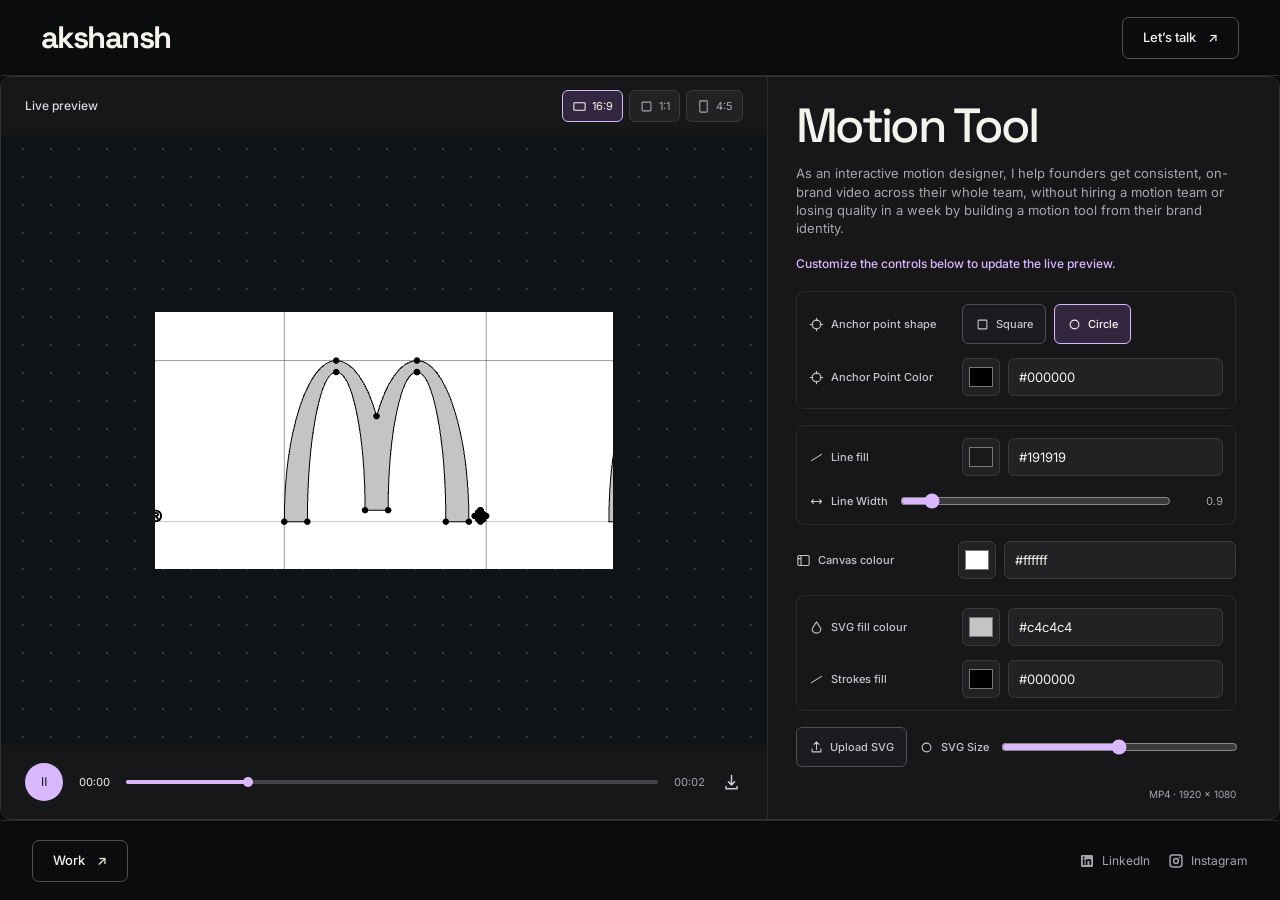
<file: index.html>
<!doctype html>
<html lang="en">
	<head>
		<meta charset="UTF-8" />
		<meta http-equiv="refresh" content="0; url=./Webtool.html" />
		<title>Motion Toolkit</title>
		<script>
			window.location.replace('./Webtool.html')
		</script>
	</head>
	<body>
		<p><a href="./Webtool.html">Open the Motion Toolkit</a></p>
	</body>
</html>
</file>
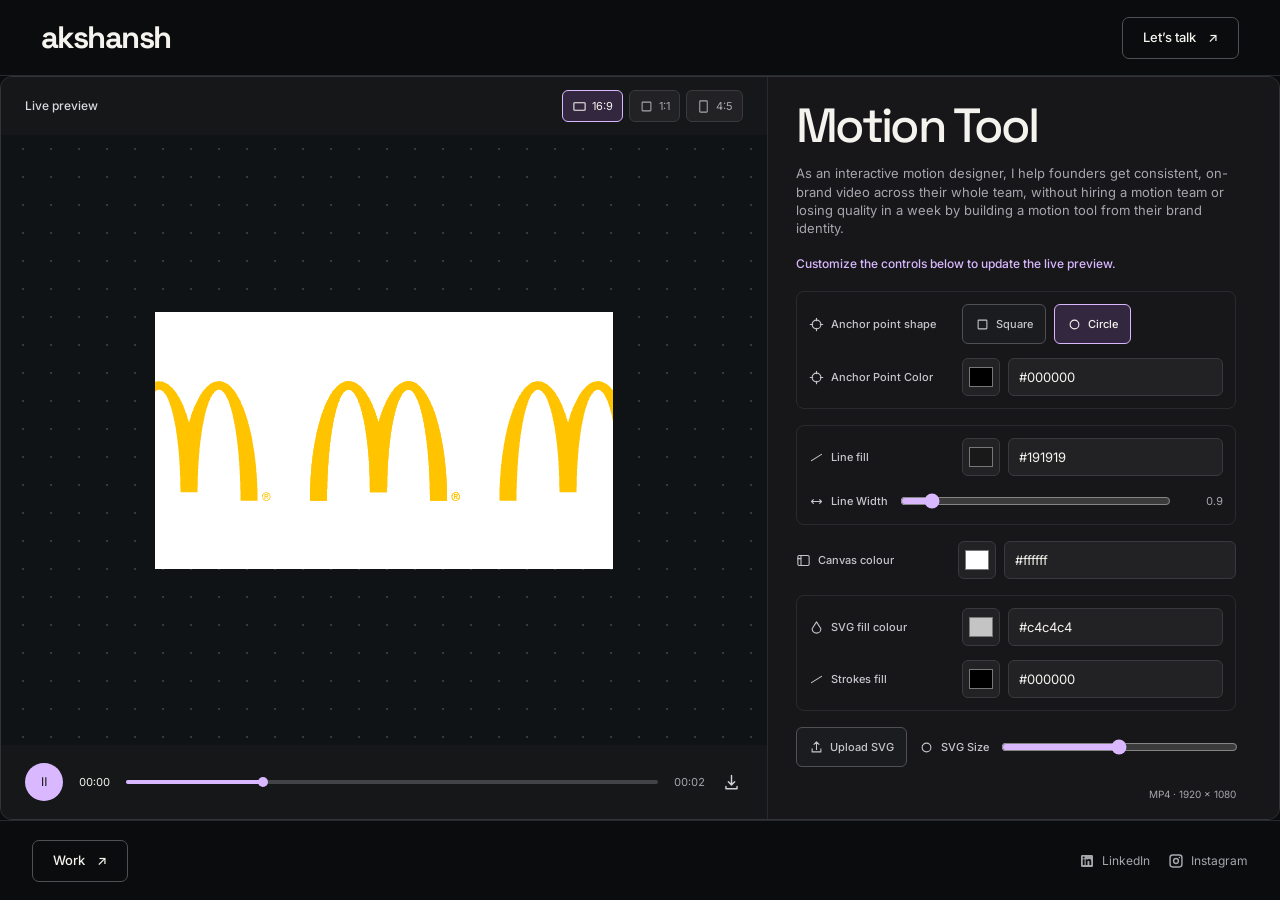
<file: Webtool.html>
<!doctype html>
<html lang="en">
	<head>
		<meta charset="UTF-8" />
		<meta name="viewport" content="width=device-width, initial-scale=1.0" />
		<meta
			name="description"
			content="A motion tool built from a brand identity to help teams create consistent, on-brand video."
		/>
		<meta name="theme-color" content="#0b0c0d" />
		<title>Motion Tool — Akshansh</title>
		<script>
			(function initApolloInbound() {
				var TIMEOUT_MS = 15000;
				var timeoutId;
				var style = document.createElement("style");
				style.id = "apollo-form-prehide-css";
				style.textContent =
					'form:has(input[type="email" i]),form:has(input[name="email" i]),.hs-form-iframe{position:relative!important}form:has(input[type="email" i])::before,form:has(input[name="email" i])::before,.hs-form-iframe::before{content:"";position:absolute;inset:0;display:flex;align-items:center;justify-content:center;width:50px;height:50px;margin:auto;border:2.5px solid #e1e1e1;border-top:2.5px solid #9ea3a6;border-radius:50%;animation:spin 1s linear infinite;background-color:transparent;pointer-events:auto;z-index:999999;opacity:1}form:has(input[type="email" i]) *,form:has(input[name="email" i]) *,.hs-form-iframe *{opacity:0!important;user-select:none!important;pointer-events:none!important}@keyframes spin{0%{transform:rotate(0deg)}100%{transform:rotate(360deg)}}';
				(document.head || document.documentElement).appendChild(style);

				function cleanup() {
					var styleEl = document.getElementById("apollo-form-prehide-css");
					if (styleEl) styleEl.remove();
					if (timeoutId) clearTimeout(timeoutId);
				}

				timeoutId = setTimeout(function () {
					console.warn(
						"[Apollo] Form enrichment timeout after 15s - revealing forms. Check network and console for errors."
					);
					cleanup();
				}, TIMEOUT_MS);

				var nocache = Math.random().toString(36).substring(7);
				var script = document.createElement("script");
				script.src = "https://assets.apollo.io/js/apollo-inbound.js?nocache=" + nocache;
				script.defer = true;
				script.onerror = function () {
					console.error("[Apollo] Failed to load form enrichment script");
					cleanup();
				};
				script.onload = function () {
					try {
						window.ApolloInbound.formEnrichment.init({
							appId: "6b043399594c06002075c846",
							onReady: cleanup,
							onError: function (err) {
								console.error("[Apollo] Form enrichment init error:", err);
								cleanup();
							},
						});
					} catch (err) {
						console.error("[Apollo] Error initializing form enrichment:", err);
						cleanup();
					}
				};
				document.head.appendChild(script);
			})();
		</script>
		<link rel="preconnect" href="https://fonts.googleapis.com" />
		<link rel="preconnect" href="https://fonts.gstatic.com" crossorigin />
		<link
			href="https://fonts.googleapis.com/css2?family=Inter:wght@400;500;600;700&family=Space+Grotesk:wght@400;500;600;700&display=swap"
			rel="stylesheet"
		/>
		<link rel="stylesheet" href="webtool.css" />
	</head>
	<body>
		<div class="site-shell">
			<header class="site-header" id="top">
				<a class="brand" href="#top" aria-label="Akshansh, home">akshansh</a>
				<a
					class="contact-link"
					href="https://mail.google.com/mail/?view=cm&amp;fs=1&amp;to=designerwork.akshansh%40gmail.com"
					target="_blank"
					rel="noopener noreferrer"
				>
					Let’s talk <span aria-hidden="true">↗</span>
				</a>
			</header>
			<main>
				<section class="toolkit-section" id="toolkit" aria-labelledby="page-title">
					<div class="editor">
						<div class="editor__preview">
							<header class="editor-toolbar">
								<p class="editor-toolbar__label">Live preview</p>
								<div
									id="resolution-controls"
									class="resolution-controls"
									role="group"
									aria-label="Output resolution"
								></div>
							</header>

							<div class="preview-stage">
								<div id="player" aria-label="Cavalry animation preview"></div>
								<p id="scene-status" class="visually-hidden" role="status" aria-live="polite">
									Loading Cavalry scene…
								</p>
							</div>

							<div class="playback" aria-label="Animation preview controls">
								<button class="playback__play" type="button" aria-label="Play animation">
									<span aria-hidden="true">▶</span>
								</button>
								<span class="playback__time">00:03</span>
								<div class="playback__timeline" role="slider" tabindex="0" aria-label="Animation progress" aria-valuemin="0" aria-valuemax="8" aria-valuenow="3">
									<span class="playback__progress"></span>
									<span class="playback__head"></span>
								</div>
								<span class="playback__duration">00:08</span>
								<button
									class="playback__download"
									type="button"
									aria-label="Download animation"
									aria-describedby="export-note"
									title="Download animation"
								>
									<svg aria-hidden="true" viewBox="0 0 24 24">
										<path d="M12 3v12m0 0 4-4m-4 4-4-4M5 17v3h14v-3" />
									</svg>
								</button>
							</div>
						</div>

						<aside class="control-centre" aria-label="Scene controls">
							<div class="control-centre__content">
								<div class="toolkit-copy">
									<h1 id="page-title">Motion Tool</h1>
									<p class="toolkit-copy__description">
										As an interactive motion designer, I help founders get consistent,
										on-brand video across their whole team, without hiring a motion team
										or losing quality in a week by building a motion tool from their
										brand identity.
									</p>
								</div>

								<p class="control-instruction">
									Customize the controls below to update the live preview.
								</p>

								<div class="customise-form">
									<div id="control-center-controls" class="control-center-controls" aria-live="polite"></div>

									<div class="customise-form__actions">
										<p class="export-note" id="export-note" role="status" aria-live="polite">MP4 · 1080 × 1350</p>
									</div>
								</div>
							</div>
						</aside>
					</div>
				</section>
			</main>

			<footer class="site-footer">
				<a class="contact-link site-footer__work" href="./Work.html#top">
					Work <span aria-hidden="true">↗</span>
				</a>
				<div class="site-footer__links">
					<nav class="site-footer__socials" aria-label="Social media">
						<a href="https://www.linkedin.com/in/akshanshmotion/" target="_blank" rel="noopener noreferrer">
							<svg aria-hidden="true" viewBox="0 0 24 24"><path d="M19 3H5a2 2 0 0 0-2 2v14a2 2 0 0 0 2 2h14a2 2 0 0 0 2-2V5a2 2 0 0 0-2-2ZM8.34 18H5.67V9.4h2.67ZM7 8.22a1.55 1.55 0 1 1 0-3.1 1.55 1.55 0 0 1 0 3.1ZM18.34 18h-2.67v-4.18c0-1-.02-2.28-1.39-2.28s-1.6 1.09-1.6 2.21V18h-2.67V9.4h2.56v1.17h.04a2.81 2.81 0 0 1 2.53-1.39c2.7 0 3.2 1.78 3.2 4.1Z"/></svg>
							LinkedIn
						</a>
						<a href="https://www.instagram.com/akshansh.motion/" target="_blank" rel="noopener noreferrer">
							<svg aria-hidden="true" viewBox="0 0 24 24"><path d="M7 2h10a5 5 0 0 1 5 5v10a5 5 0 0 1-5 5H7a5 5 0 0 1-5-5V7a5 5 0 0 1 5-5Zm0 2.2A2.8 2.8 0 0 0 4.2 7v10A2.8 2.8 0 0 0 7 19.8h10a2.8 2.8 0 0 0 2.8-2.8V7A2.8 2.8 0 0 0 17 4.2Zm5 3.1a4.7 4.7 0 1 1 0 9.4 4.7 4.7 0 0 1 0-9.4Zm0 2.2a2.5 2.5 0 1 0 0 5 2.5 2.5 0 0 0 0-5Zm5.1-3.7a1.1 1.1 0 1 1 0 2.2 1.1 1.1 0 0 1 0-2.2Z"/></svg>
							Instagram
						</a>
					</nav>
				</div>
			</footer>
		</div>
		<script>
			function initApollo() {
				var n = Math.random().toString(36).substring(7),
					o = document.createElement("script");
				o.src = "https://assets.apollo.io/micro/website-tracker/tracker.iife.js?nocache=" + n;
				o.async = true;
				o.defer = true;
				o.onload = function () {
					window.trackingFunctions.onLoad({ appId: "6b042d19977f3c001034c2e8" });
				};
				document.head.appendChild(o);
			}
			initApollo();
		</script>
		<script src="./motion-toolkit.js" type="module"></script>
	</body>
</html>
</file>
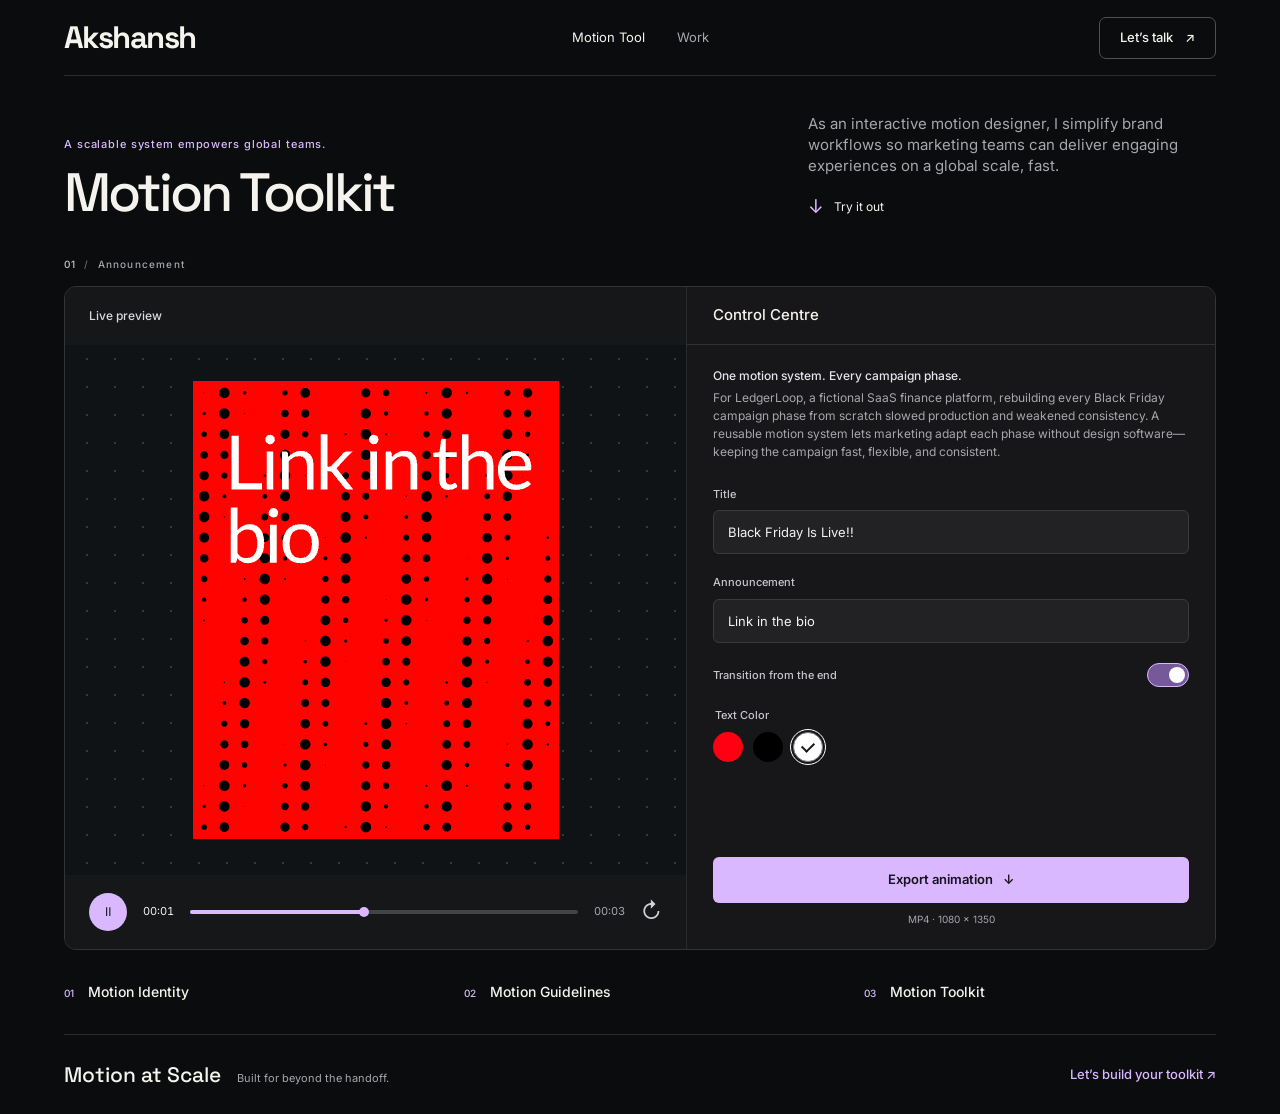
<file: MotionTools/Webtool.html>
<!doctype html>
<html lang="en">
	<head>
		<meta charset="UTF-8" />
		<meta name="viewport" content="width=device-width, initial-scale=1.0" />
		<meta
			name="description"
			content="A scalable motion toolkit for creating brand-safe animated content."
		/>
		<meta name="theme-color" content="#0b0c0d" />
		<title>Motion Toolkit — Akshansh</title>
		<link rel="preconnect" href="https://fonts.googleapis.com" />
		<link rel="preconnect" href="https://fonts.gstatic.com" crossorigin />
		<link
			href="https://fonts.googleapis.com/css2?family=Inter:wght@400;500;600;700&family=Space+Grotesk:wght@400;500;600;700&display=swap"
			rel="stylesheet"
		/>
		<link rel="stylesheet" href="webtool.css" />
	</head>
	<body>
		<div class="site-shell">
			<header class="site-header" id="top">
				<a class="brand" href="#top" aria-label="Akshansh, home">Akshansh</a>
				<nav class="main-nav" aria-label="Main navigation">
					<a class="main-nav__link main-nav__link--current" href="#toolkit" aria-current="page">Motion Tool</a>
					<a class="main-nav__link" href="./Work.html#top">Work</a>
				</nav>
				<a
					class="contact-link"
					href="https://mail.google.com/mail/?view=cm&amp;fs=1&amp;to=designerwork.akshansh%40gmail.com"
					target="_blank"
					rel="noopener noreferrer"
				>
					Let’s talk <span aria-hidden="true">↗</span>
				</a>
			</header>

			<main>
				<section class="intro" aria-labelledby="page-title">
					<div class="intro__heading">
						<p class="eyebrow">A scalable system empowers global teams.</p>
						<h1 id="page-title">Motion Toolkit</h1>
					</div>
					<div class="intro__description">
						<p>
							As an interactive motion designer, I simplify brand workflows so
							marketing teams can deliver engaging experiences on a global scale,
							fast.
						</p>
						<a class="try-link" href="#toolkit">
							<span class="try-link__arrow" aria-hidden="true">↓</span>
							<span>Try it out</span>
						</a>
					</div>
				</section>

				<section class="toolkit-section" id="toolkit" aria-labelledby="section-title">
					<p class="section-label" id="section-title">
						<span>01</span><span aria-hidden="true">/</span> Announcement
					</p>

					<div class="editor">
						<div class="editor__preview">
							<header class="editor-toolbar">
								<p class="editor-toolbar__label">Live preview</p>
							</header>

							<div class="preview-stage">
								<div id="player" aria-label="Cavalry animation preview"></div>
								<p id="scene-status" class="visually-hidden" role="status" aria-live="polite">
									Loading Cavalry scene…
								</p>
							</div>

							<div class="playback" aria-label="Animation preview controls">
								<button class="playback__play" type="button" aria-label="Play animation">
									<span aria-hidden="true">▶</span>
								</button>
								<span class="playback__time">00:03</span>
								<div class="playback__timeline" role="progressbar" aria-label="Animation progress" aria-valuemin="0" aria-valuemax="8" aria-valuenow="3">
									<span class="playback__progress"></span>
									<span class="playback__head"></span>
								</div>
								<span class="playback__duration">00:08</span>
								<button class="playback__replay" type="button" aria-label="Replay animation">↻</button>
							</div>
						</div>

						<aside class="control-centre" aria-labelledby="control-title">
							<header class="control-centre__header">
								<h2 id="control-title">Control Centre</h2>
							</header>
							<div class="control-centre__content">
								<div class="control-intro">
									<h3>One motion system. Every campaign phase.</h3>
									<p>
										For LedgerLoop, a fictional SaaS finance platform, rebuilding every Black Friday campaign phase from scratch slowed production and weakened consistency. A reusable motion system lets marketing adapt each phase without design software—keeping the campaign fast, flexible, and consistent.
									</p>
								</div>

								<div class="customise-form">
									<div id="control-center-controls" class="control-center-controls" aria-live="polite">
										<div class="field">
											<label for="speaker-name">Title</label>
											<input id="speaker-name" name="title" type="text" value="Black Friday Is Live!!" autocomplete="off" />
										</div>

										<div class="field">
											<label for="call-to-action">Announcement</label>
											<textarea id="call-to-action" name="announcement" rows="2">Link in the bio</textarea>
										</div>

										<div class="field toggle-field">
											<span id="transition-label">Transition from the end</span>
											<label class="toggle-switch">
												<input id="transition-from-end" name="transitionFromEnd" type="checkbox" checked aria-labelledby="transition-label" />
												<span class="toggle-switch__track" aria-hidden="true"></span>
											</label>
										</div>

										<fieldset class="field color-field">
											<legend>Text Color</legend>
											<div class="color-presets">
												<label class="color-preset color-preset--red">
													<input type="radio" name="text-color-index" value="0" />
													<span class="visually-hidden">Red #ff0013</span>
												</label>
												<label class="color-preset color-preset--black">
													<input type="radio" name="text-color-index" value="1" />
													<span class="visually-hidden">Black #000000</span>
												</label>
												<label class="color-preset color-preset--white">
													<input type="radio" name="text-color-index" value="2" checked />
													<span class="visually-hidden">White #ffffff</span>
												</label>
											</div>
										</fieldset>
									</div>

									<div class="customise-form__actions">
										<button class="export-button" id="export-animation" type="button" aria-describedby="export-note">
											Export animation <span aria-hidden="true">↓</span>
										</button>
										<p class="export-note" id="export-note" role="status" aria-live="polite">MP4 · 1080 × 1350</p>
									</div>
								</div>
							</div>
						</aside>
					</div>
				</section>

				<section class="handoff" id="work" aria-label="Toolkit overview">
					<div class="handoff__item">
						<span class="handoff__number">01</span>
						<h2>Motion Identity</h2>
					</div>
					<div class="handoff__item">
						<span class="handoff__number">02</span>
						<h2>Motion Guidelines</h2>
					</div>
					<div class="handoff__item">
						<span class="handoff__number">03</span>
						<h2>Motion Toolkit</h2>
					</div>
				</section>
			</main>

			<footer class="site-footer">
				<div class="site-footer__brand">
					<p>Motion at Scale</p>
					<span>Built for beyond the handoff.</span>
				</div>
				<a
					href="https://mail.google.com/mail/?view=cm&amp;fs=1&amp;to=designerwork.akshansh%40gmail.com"
					target="_blank"
					rel="noopener noreferrer"
				>Let’s build your toolkit <span aria-hidden="true">↗</span></a>
			</footer>
		</div>
		<script src="./motion-toolkit.js" type="module"></script>
	</body>
</html>
</file>
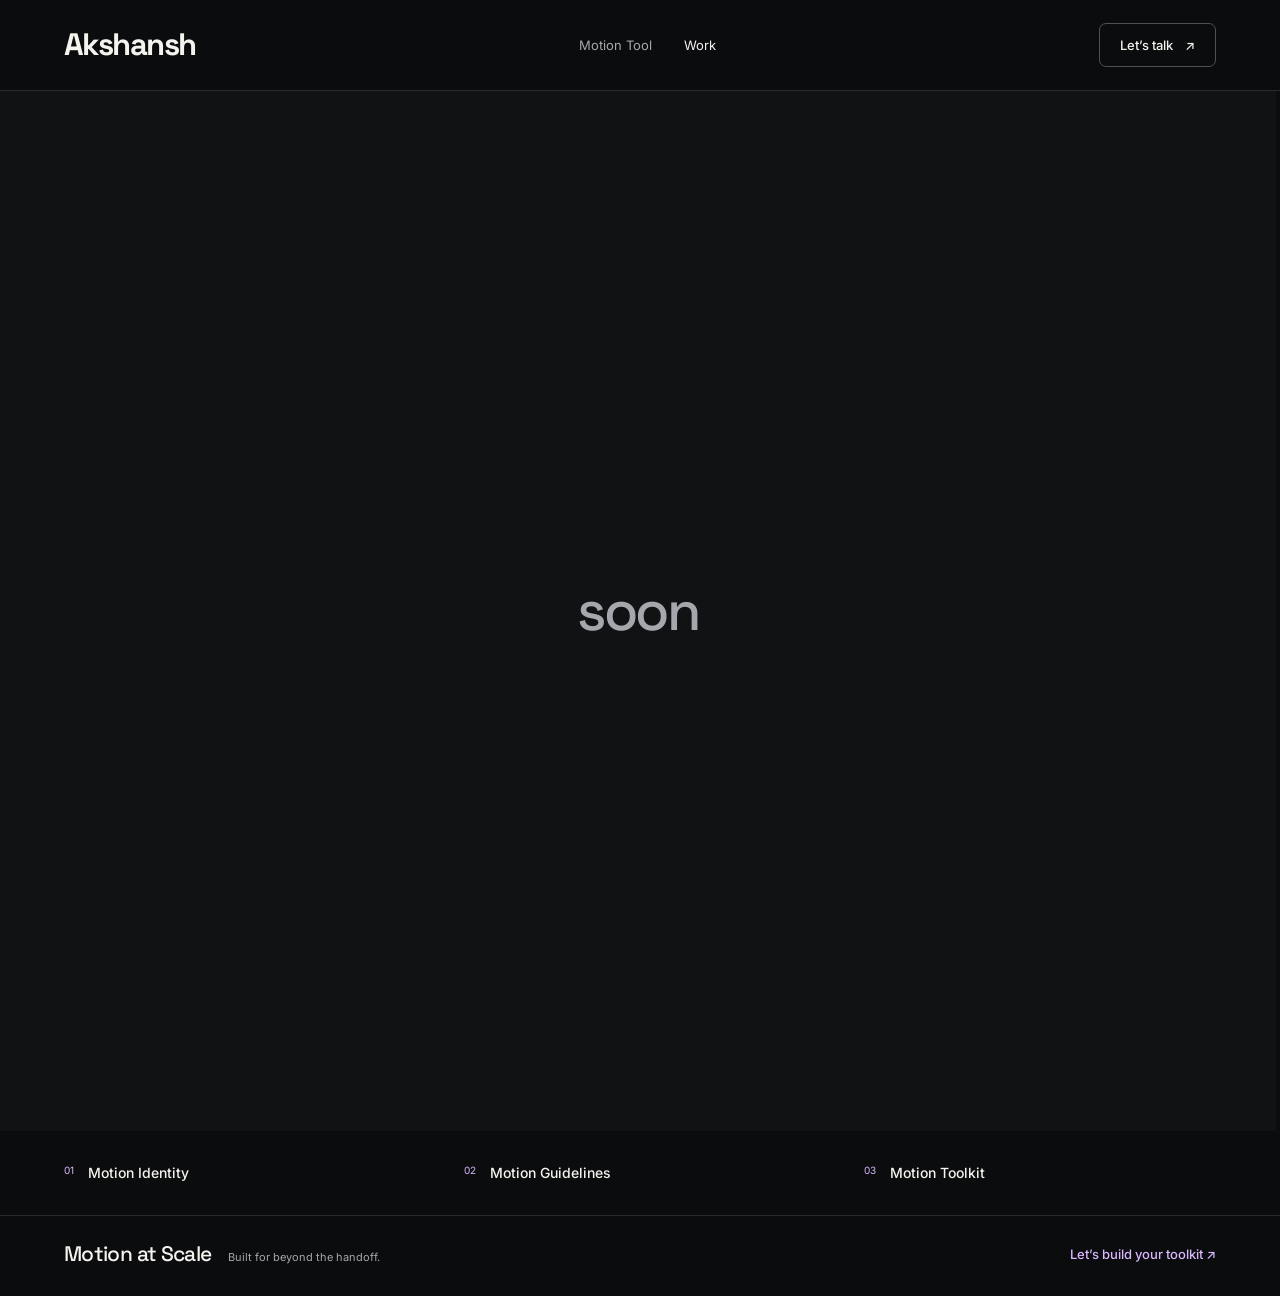
<file: MotionTools/Work.html>
<!doctype html>
<html lang="en">
	<head>
		<meta charset="UTF-8" />
		<meta name="viewport" content="width=device-width, initial-scale=1.0" />
		<meta
			name="description"
			content="Explore the Motion Toolkit landing page for studios and creative teams."
		/>
		<meta name="theme-color" content="#0b0c0d" />
		<title>Motion Toolkit — Work</title>
		<link rel="preconnect" href="https://fonts.googleapis.com" />
		<link rel="preconnect" href="https://fonts.gstatic.com" crossorigin />
		<link
			href="https://fonts.googleapis.com/css2?family=Inter:wght@400;500;600;700&family=Space+Grotesk:wght@500;700&display=swap"
			rel="stylesheet"
		/>
		<link rel="stylesheet" href="./work.css" />
	</head>
	<body class="landing-page">
		<header class="landing-header" id="top">
			<a class="landing-brand" href="#top" aria-label="Akshansh, home">Akshansh</a>
			<nav class="landing-nav" aria-label="Main navigation">
				<a href="./Webtool.html#top">Motion Tool</a>
				<a href="./Work.html#top" aria-current="page">Work</a>
			</nav>
			<a
				class="landing-contact"
				href="https://mail.google.com/mail/?view=cm&amp;fs=1&amp;to=designerwork.akshansh%40gmail.com"
				target="_blank"
				rel="noopener noreferrer"
			>
				Let’s talk <span aria-hidden="true">↗</span>
			</a>
		</header>

		<main>
			<section class="landing-canvas" id="overview" aria-label="LedgerLoop overview">
				<p class="coming-soon">soon</p>
			</section>

			<section class="studio-handoff" id="work" aria-label="Studio handoff">
				<div class="studio-handoff__item">
					<span class="studio-handoff__number">01</span>
					<h2>Motion Identity</h2>
				</div>
				<div class="studio-handoff__item">
					<span class="studio-handoff__number">02</span>
					<h2>Motion Guidelines</h2>
				</div>
				<div class="studio-handoff__item">
					<span class="studio-handoff__number">03</span>
					<h2>Motion Toolkit</h2>
				</div>
			</section>
		</main>

		<footer class="landing-footer">
			<div class="landing-footer__brand">
				<p>Motion at Scale</p>
				<span>Built for beyond the handoff.</span>
			</div>
			<a
				href="https://mail.google.com/mail/?view=cm&amp;fs=1&amp;to=designerwork.akshansh%40gmail.com"
				target="_blank"
				rel="noopener noreferrer"
			>
				Let’s build your toolkit <span aria-hidden="true">↗</span>
			</a>
		</footer>
	</body>
</html>
</file>
<file: webtool.css>
:root {
	color-scheme: dark;
	--page: #0b0c0d;
	--panel: #151719;
	--panel-strong: #171719;
	--field: #222225;
	--line: #292a2d;
	--line-strong: #343438;
	--text: #f5f3ee;
	--muted: #a6a6ad;
	--soft: #c7c5cc;
	--lavender: #d9b8ff;
	--font-display: 'Space Grotesk', 'Arial', sans-serif;
	--font-body: 'Inter', 'Segoe UI', sans-serif;
}

* {
	box-sizing: border-box;
}

html {
	min-width: 320px;
	height: 100%;
	overflow: hidden;
	scroll-behavior: auto;
}

body {
	width: 100%;
	height: 100%;
	margin: 0;
	overflow: hidden;
	background: var(--page);
	color: var(--text);
	font-family: var(--font-body);
	font-size: 13px;
	line-height: 1.5;
	-webkit-font-smoothing: antialiased;
}

button,
input,
textarea {
	font: inherit;
}

a {
	color: inherit;
	text-decoration: none;
}

button,
a,
input,
textarea {
	-webkit-tap-highlight-color: transparent;
}

:focus-visible {
	outline: 2px solid var(--lavender);
	outline-offset: 3px;
}

.site-shell {
	display: flex;
	width: 100%;
	height: 100vh;
	height: 100dvh;
	flex-direction: column;
	overflow: hidden;
}

.site-header {
	display: grid;
	flex: 0 0 76px;
	min-height: 76px;
	grid-template-columns: 1fr auto;
	align-items: center;
	padding-inline: clamp(18px, 3.2vw, 48px);
	border-bottom: 1px solid var(--line);
}

main {
	display: flex;
	min-height: 0;
	flex: 1 1 auto;
	overflow: hidden;
}

.brand {
	width: fit-content;
	font-family: var(--font-display);
	font-size: 31px;
	font-weight: 700;
	letter-spacing: -0.05em;
	line-height: 1;
}

.contact-link {
	display: inline-flex;
	min-height: 42px;
	align-items: center;
	justify-self: end;
	gap: 12px;
	padding: 0 20px;
	border: 1px solid #505054;
	border-radius: 7px;
	font-size: 13px;
	font-weight: 500;
	transition:
		border-color 160ms ease,
		background-color 160ms ease;
}

.contact-link:hover {
	border-color: #85848b;
	background: #141518;
}

.eyebrow {
	margin: 0 0 12px;
	color: var(--lavender);
	font-size: 11px;
	font-weight: 500;
	letter-spacing: 0.08em;
}

.toolkit-copy h1 {
	margin: 0;
	font-family: var(--font-display);
	font-size: clamp(36px, 4vw, 48px);
	font-weight: 500;
	letter-spacing: -0.055em;
	line-height: 1.03;
}

.toolkit-copy > p:last-child {
	margin: 14px 0 0;
	color: var(--muted);
	font-size: 13px;
	line-height: 1.4;
}

.toolkit-copy__description span {
	display: block;
}

.toolkit-section {
	height: 100%;
	min-height: 0;
	padding-bottom: 0;
}

.section-label {
	display: flex;
	align-items: center;
	gap: 8px;
	margin: 0 0 14px;
	color: var(--muted);
	font-size: 10px;
	font-weight: 500;
	letter-spacing: 0.12em;
}

.section-label span:first-child {
	color: var(--soft);
}

.section-label span:nth-child(2) {
	color: #66666d;
}

.editor {
	display: grid;
	height: 100%;
	min-height: 0;
	grid-template-columns: minmax(0, 3fr) minmax(0, 2fr);
	overflow: hidden;
	border: 1px solid var(--line-strong);
	border-radius: 12px;
	background: var(--panel-strong);
}

.editor__preview {
	display: flex;
	min-width: 0;
	min-height: 0;
	flex-direction: column;
	border-right: 1px solid var(--line);
	background: var(--panel);
}

.editor-toolbar {
	display: grid;
	min-height: 58px;
	grid-template-columns: 1fr auto;
	align-items: center;
	padding: 0 24px;
}

.editor-toolbar__label {
	margin: 0;
	color: #dbdadf;
	font-size: 12px;
	font-weight: 500;
}

.resolution-controls {
	display: flex;
	gap: 6px;
}

.resolution-button {
	display: inline-flex;
	min-width: 46px;
	min-height: 32px;
	align-items: center;
	justify-content: center;
	gap: 5px;
	padding: 0 9px;
	border: 1px solid #3a393e;
	border-radius: 6px;
	background: var(--field);
	color: var(--muted);
	font: inherit;
	font-size: 11px;
	cursor: pointer;
	transition:
		border-color 160ms ease,
		background-color 160ms ease,
		color 160ms ease;
}

.resolution-button:hover {
	border-color: var(--lavender);
	color: var(--text);
}

.resolution-button[aria-pressed='true'] {
	border-color: var(--lavender);
	background: #32273f;
	color: var(--text);
}

.resolution-button:focus-visible {
	outline: 2px solid var(--lavender);
	outline-offset: 3px;
}

.color-preset input {
	position: absolute;
	width: 1px;
	height: 1px;
	overflow: hidden;
	clip: rect(0, 0, 0, 0);
	white-space: nowrap;
	clip-path: inset(50%);
}

.color-preset input:focus-visible + span {
	outline: 2px solid var(--lavender);
	outline-offset: 3px;
}

.preview-stage {
	position: relative;
	display: grid;
	min-height: 0;
	flex: 1;
	place-items: center;
	overflow: hidden;
	padding: 28px;
	background-color: #101315;
	background-image: radial-gradient(#34393d 0.9px, transparent 1px);
	background-position: 8px 0;
	background-size: 28px 28px;
}

#player {
	position: absolute;
	z-index: 1;
	inset: 0;
}

#player .demo-layout {
	position: absolute;
	inset: 0;
	display: block;
	min-height: 0;
	overflow: hidden;
}

#player .viewport-section {
	position: absolute;
	inset: 0;
	display: block;
	min-height: 0;
}

#player .player-container {
	position: absolute;
	top: 50%;
	left: 50%;
	display: grid;
	width: min(100%, 458px);
	height: auto;
	min-height: 0;
	max-height: none;
	aspect-ratio: auto;
	place-items: center;
	overflow: hidden;
	border: 0;
	border-radius: 0;
	background: transparent;
	transform: translate(-50%, -50%);
}

#player canvas {
	max-width: 100%;
	max-height: 100%;
}

#player .timeline-controls {
	display: none;
}

.player-error {
	position: absolute;
	z-index: 2;
	inset: 16px;
	display: grid;
	place-items: center;
	padding: 24px;
	background: #151719;
	color: #ff8b8b;
	text-align: center;
}

.control-center-controls {
	display: flex;
	flex-direction: column;
	gap: 16px;
}

.playback {
	display: flex;
	min-height: 74px;
	align-items: center;
	gap: 16px;
	padding: 0 24px;
}

.playback__play {
	display: grid;
	width: 38px;
	height: 38px;
	flex: 0 0 auto;
	place-items: center;
	border: 0;
	border-radius: 50%;
	background: var(--lavender);
	color: #151719;
	cursor: pointer;
	font-size: 12px;
	transition: transform 150ms ease;
}

.playback__play:hover {
	transform: scale(1.06);
}

.playback__time,
.playback__duration {
	color: var(--muted);
	font-size: 11px;
	font-variant-numeric: tabular-nums;
	white-space: nowrap;
}

.playback__time {
	color: var(--text);
}

.playback__timeline {
	position: relative;
	height: 4px;
	flex: 1;
	overflow: visible;
	border-radius: 3px;
	background: #424347;
	cursor: pointer;
	touch-action: none;
}

.playback__timeline:focus-visible {
	outline: 2px solid var(--lavender);
	outline-offset: 7px;
}

.playback__progress {
	display: block;
	width: 37.5%;
	height: 100%;
	border-radius: inherit;
	background: var(--lavender);
}

.playback__head {
	position: absolute;
	top: 50%;
	left: 37.5%;
	width: 10px;
	height: 10px;
	border-radius: 50%;
	background: var(--lavender);
	transform: translate(-50%, -50%);
}

.playback__download {
	display: grid;
	width: 22px;
	height: 28px;
	flex: 0 0 auto;
	place-items: center;
	padding: 0;
	border: 0;
	background: transparent;
	color: #d3d0d7;
	cursor: pointer;
}

.playback__download:hover {
	color: var(--lavender);
}

.playback__download svg {
	width: 19px;
	height: 19px;
	fill: none;
	stroke: currentColor;
	stroke-linecap: round;
	stroke-linejoin: round;
	stroke-width: 1.8;
}

.control-centre {
	display: flex;
	min-width: 0;
	min-height: 0;
	flex-direction: column;
	overflow: hidden;
	background: var(--panel-strong);
}

.control-centre__content {
	display: flex;
	flex: 1;
	min-height: 0;
	flex-direction: column;
	gap: 18px;
	overflow-y: auto;
	overscroll-behavior: contain;
	padding: 24px 28px;
	scrollbar-gutter: stable;
}

.anchor-controls,
.line-controls {
	display: flex;
	flex-direction: column;
	gap: 14px;
	padding: 12px;
	border: 1px solid var(--line);
	border-radius: 8px;
}

.control-intro h3 {
	margin: 0 0 4px;
	color: #e7e3ed;
	font-size: 12px;
	font-weight: 500;
}

.control-intro p {
	margin: 0;
	color: var(--muted);
	font-size: 12px;
	line-height: 1.5;
}

.control-instruction {
	margin: 0;
	color: var(--lavender);
	font-size: 12px;
	font-weight: 500;
}

.customise-form {
	display: flex;
	flex: 1;
	flex-direction: column;
	gap: 20px;
}

.field {
	display: flex;
	min-width: 0;
	flex-direction: column;
	gap: 8px;
	margin: 0;
	padding: 0;
	border: 0;
}

.control-icon {
	width: 15px;
	height: 15px;
	flex: 0 0 auto;
	color: currentColor;
	fill: none;
	stroke: currentColor;
	stroke-linecap: round;
	stroke-linejoin: round;
	stroke-width: 1.7;
}

.field__control-label,
.range-control > label {
	display: flex;
	min-width: 0;
	align-items: center;
	gap: 7px;
}

.color-control,
.anchor-shape-control {
	display: grid;
	grid-template-columns: minmax(100px, 0.7fr) minmax(0, 1.3fr);
	align-items: center;
	gap: 12px;
}

.range-control {
	display: grid;
	grid-template-columns: max-content minmax(0, 1fr) 44px;
	align-items: center;
	gap: 10px;
}

.range-control.range-control--no-value {
	grid-template-columns: max-content minmax(0, 1fr);
}

.range-control > label {
	margin: 0;
	white-space: nowrap;
}

.range-control input[type='range'] {
	width: 100%;
}

.range-control .field__value {
	text-align: right;
}

.field > label,
.field__control-label,
.field__label-row,
.color-field legend {
	color: var(--soft);
	font-size: 11px;
	font-weight: 500;
}

.field__label-row {
	display: flex;
	align-items: center;
	justify-content: space-between;
}

.field__label-row span {
	color: #929097;
	font-size: 10px;
	font-weight: 400;
}

.field input,
.field textarea,
.field select {
	width: 100%;
	min-height: 44px;
	padding: 12px 14px;
	border: 1px solid #3a393e;
	border-radius: 6px;
	background: var(--field);
	color: var(--text);
	font-size: 13px;
	line-height: 1.4;
}

.field select {
	appearance: none;
	padding-right: 36px;
	background-image: url("data:image/svg+xml,%3Csvg xmlns='http://www.w3.org/2000/svg' width='12' height='8' viewBox='0 0 12 8'%3E%3Cpath d='m1 1 5 5 5-5' fill='none' stroke='%23a6a6ad' stroke-width='1.5'/%3E%3C/svg%3E");
	background-position: right 14px center;
	background-repeat: no-repeat;
	cursor: pointer;
}

.field select option {
	background: var(--field);
	color: var(--text);
}

.field textarea {
	min-height: 60px;
	resize: vertical;
}

.field input[type='range'] {
	min-height: 0;
	padding: 0;
	accent-color: var(--lavender);
	cursor: pointer;
}

.field__value {
	color: var(--muted);
	font-size: 11px;
	font-variant-numeric: tabular-nums;
}

.range-control > label {
	white-space: nowrap;
}

.svg-colour-controls {
	display: flex;
	flex-direction: column;
	gap: 14px;
	padding: 12px;
	border: 1px solid var(--line);
	border-radius: 8px;
}

.color-control__row {
	display: grid;
	grid-template-columns: 38px minmax(0, 1fr);
	align-items: center;
	gap: 8px;
}

.color-control__row input[type='color'] {
	width: 38px;
	height: 38px;
	min-height: 0;
	padding: 4px;
	cursor: pointer;
}

.color-control__row .hex-input {
	min-width: 0;
	min-height: 38px;
	padding: 8px 10px;
}

.control-button,
.svg-upload-button {
	display: inline-flex;
	min-height: 40px;
	align-items: center;
	justify-content: center;
	gap: 6px;
	padding: 0 12px;
	border: 1px solid #505054;
	border-radius: 6px;
	background: #1b1c20;
	color: var(--soft);
	font-size: 11px;
	font-weight: 500;
	cursor: pointer;
	transition:
		border-color 160ms ease,
		background-color 160ms ease,
		color 160ms ease;
}

.control-button:hover,
.svg-upload-button:hover {
	border-color: var(--lavender);
	color: var(--text);
}

.control-button[aria-pressed='true'] {
	border-color: var(--lavender);
	background: #32273f;
	color: var(--text);
}

.svg-upload-button {
	position: relative;
	width: fit-content;
	overflow: hidden;
}

.svg-upload-control {
	display: grid;
	grid-template-columns: max-content minmax(0, 1fr);
	align-items: center;
	gap: 12px;
}

.svg-upload-control .range-control {
	min-width: 0;
	grid-column: auto;
}

.svg-upload-button:focus-within {
	outline: 2px solid var(--lavender);
	outline-offset: 3px;
}

.svg-upload-input {
	position: absolute;
	inset: 0;
	width: 100%;
	height: 100%;
	min-height: 0;
	padding: 0;
	border: 0;
	background: transparent;
	opacity: 0;
	cursor: pointer;
}

.control-message {
	margin: 0;
	color: var(--muted);
	font-size: 11px;
}

.control-message[aria-invalid='true'] {
	color: #ff9a9a;
}

.field__choices {
	display: flex;
	gap: 8px;
}

.field__choices .control-button {
	min-width: 76px;
}

.field input:hover,
.field textarea:hover,
.field select:hover {
	border-color: #64636a;
}

.field input:focus-visible,
.field textarea:focus-visible,
.field select:focus-visible {
	border-color: var(--lavender);
	outline: none;
	box-shadow: 0 0 0 2px #d9b8ff40;
}

.toggle-field {
	flex-direction: row;
	align-items: center;
	justify-content: space-between;
}

.toggle-field > span:first-child {
	color: var(--soft);
	font-size: 11px;
	font-weight: 500;
}

.toggle-switch {
	position: relative;
	display: inline-flex;
	width: 42px;
	height: 24px;
	flex: 0 0 auto;
	cursor: pointer;
}

.toggle-switch input {
	position: absolute;
	top: 0;
	left: 0;
	width: 1px;
	height: 1px;
	min-height: 0;
	padding: 0;
	border: 0;
	overflow: hidden;
	clip: rect(0, 0, 0, 0);
	white-space: nowrap;
	clip-path: inset(50%);
	opacity: 0;
}

.toggle-switch__track {
	position: absolute;
	inset: 0;
	border: 1px solid #4a4950;
	border-radius: 999px;
	background: #29282e;
	transition:
		background-color 160ms ease,
		border-color 160ms ease;
}

.toggle-switch__track::after {
	position: absolute;
	top: 3px;
	left: 3px;
	width: 16px;
	height: 16px;
	border-radius: 50%;
	background: #aaa8b1;
	content: '';
	transition:
		background-color 160ms ease,
		transform 160ms ease;
}

.toggle-switch input:checked + .toggle-switch__track {
	border-color: var(--lavender);
	background: #76599b;
}

.toggle-switch input:checked + .toggle-switch__track::after {
	background: #fff;
	transform: translateX(18px);
}

.toggle-switch input:focus-visible + .toggle-switch__track {
	outline: 2px solid var(--lavender);
	outline-offset: 3px;
}

.color-field legend {
	margin-bottom: 9px;
}

.color-presets {
	display: flex;
	align-items: center;
	gap: 10px;
}

.color-preset {
	position: relative;
	display: grid;
	width: 30px;
	height: 30px;
	place-items: center;
	border-radius: 50%;
	cursor: pointer;
}

.color-preset input {
	width: 1px;
	height: 1px;
	min-height: 0;
	padding: 0;
	border: 0;
}

.color-preset--red {
	background: #ff0013;
}

.color-preset--black {
	background: #000;
}

.color-preset--white {
	border: 1px solid #77767d;
	background: #fff;
}

.color-preset::after {
	position: absolute;
	inset: -4px;
	border: 1px solid transparent;
	border-radius: 50%;
	content: '';
}

.color-preset:has(input:checked)::after {
	border-color: #fff;
}

.color-preset:has(input:focus-visible) {
	outline: 2px solid var(--lavender);
	outline-offset: 4px;
}

.color-preset--red:has(input:checked)::before,
.color-preset--black:has(input:checked)::before {
	position: absolute;
	top: 50%;
	left: 50%;
	z-index: 1;
	width: 6px;
	height: 10px;
	border-right: 2px solid #fff;
	border-bottom: 2px solid #fff;
	content: '';
	transform: translate(-50%, -60%) rotate(45deg);
}

.color-preset--white:has(input:checked)::before {
	position: absolute;
	top: 50%;
	left: 50%;
	z-index: 1;
	width: 6px;
	height: 10px;
	border-right: 2px solid #171719;
	border-bottom: 2px solid #171719;
	content: '';
	transform: translate(-50%, -60%) rotate(45deg);
}

.customise-form__actions {
	display: flex;
	justify-content: flex-end;
	margin-top: auto;
}

.export-note {
	max-width: 100%;
	min-width: 0;
	overflow: hidden;
	margin: 0;
	color: var(--muted);
	font-size: 10px;
	text-align: right;
	text-overflow: ellipsis;
	white-space: nowrap;
}

.export-note[aria-invalid='true'] {
	color: #ff9a9a;
}

.site-footer {
	display: flex;
	flex: 0 0 auto;
	min-height: 80px;
	align-items: center;
	justify-content: space-between;
	gap: 24px;
	padding: 0 32px;
	border-top: 1px solid var(--line);
}

.site-footer__links,
.site-footer__socials {
	display: flex;
	align-items: center;
}

.site-footer__links {
	gap: 28px;
}

.site-footer__socials {
	gap: 18px;
}

.site-footer__socials a {
	display: inline-flex;
	align-items: center;
	gap: 7px;
	color: var(--muted);
	font-size: 12px;
	transition: color 160ms ease;
}

.site-footer__socials a:hover {
	color: var(--text);
}

.site-footer__socials svg {
	width: 16px;
	height: 16px;
	fill: currentColor;
}

.visually-hidden {
	position: absolute;
	width: 1px;
	height: 1px;
	overflow: hidden;
	clip: rect(0, 0, 0, 0);
	white-space: nowrap;
	clip-path: inset(50%);
}

@media (max-width: 1000px) {
	.editor {
		grid-template-columns: minmax(0, 3fr) minmax(0, 2fr);
	}

	.control-centre__content {
		padding-right: 20px;
		padding-left: 20px;
	}
}

@media (max-width: 720px) {
	.site-header {
		flex-basis: 68px;
		min-height: 68px;
		grid-template-columns: 1fr auto;
		padding-inline: 18px;
	}

	.brand {
		font-size: 26px;
	}

	.contact-link {
		min-height: 38px;
		padding: 0 13px;
		font-size: 12px;
	}

	.editor {
		grid-template-columns: 1fr;
		grid-template-rows: minmax(0, 0.8fr) minmax(0, 1fr);
		min-height: 0;
	}

	.editor__preview {
		border-right: 0;
		border-bottom: 1px solid var(--line);
	}

	.editor-toolbar {
		padding: 0 18px;
	}

	.preview-stage {
		padding: 18px;
	}

	.control-centre__content {
		gap: 22px;
		padding: 22px;
	}

	.customise-form {
		gap: 18px;
	}

	.customise-form__actions {
		margin-top: 4px;
	}

	.site-footer {
		align-items: flex-start;
		flex-direction: column;
		gap: 10px;
		padding: 14px 100px 14px 18px;
	}

	.site-footer__links {
		align-items: flex-start;
		flex-direction: column;
		gap: 12px;
	}
}

@media (max-width: 400px) {
	.playback {
		gap: 10px;
		padding-inline: 12px;
	}

	.playback__play {
		width: 34px;
		height: 34px;
	}

	.playback__time,
	.playback__duration {
		font-size: 10px;
	}

}

@media (max-width: 720px) {
	.site-header {
		flex-basis: 48px;
		min-height: 48px;
		padding-inline: 12px;
	}

	.brand {
		font-size: 21px;
	}

	.contact-link {
		min-height: 30px;
		gap: 6px;
		padding-inline: 9px;
		font-size: 10px;
	}

	.editor {
		grid-template-rows: minmax(0, 50dvh) minmax(0, 1fr);
	}

	.editor-toolbar {
		min-height: 42px;
		padding-inline: 10px;
	}

	.editor-toolbar__label {
		font-size: 10px;
	}

	.resolution-controls {
		gap: 4px;
	}

	.resolution-button {
		min-width: 38px;
		min-height: 26px;
		gap: 3px;
		padding-inline: 6px;
		font-size: 9px;
	}

	.resolution-button .control-icon {
		width: 12px;
		height: 12px;
	}

	.preview-stage {
		padding: 8px;
	}

	.playback {
		min-height: 46px;
		gap: 8px;
		padding-inline: 10px;
	}

	.playback__play {
		width: 30px;
		height: 30px;
	}

	.control-centre__content {
		gap: 10px;
		padding: 10px 12px;
	}

	.control-centre__content > .section-label,
	.control-centre__content > .control-instruction {
		display: none;
	}

	.control-center-controls,
	.customise-form {
		gap: 10px;
	}

	.customise-form {
		order: 1;
	}

	.toolkit-copy {
		order: 2;
	}

	.toolkit-copy .eyebrow {
		display: none;
	}

	.toolkit-copy h1 {
		font-size: 16px;
	}

	.toolkit-copy > p:last-child {
		display: block;
		margin-top: 6px;
		font-size: 11px;
		line-height: 1.4;
	}

	.field {
		gap: 5px;
	}

	.field input,
	.field textarea,
	.field select {
		min-height: 36px;
		padding: 8px 10px;
		font-size: 12px;
	}

	.svg-colour-controls {
		gap: 8px;
		padding: 8px;
	}

	.anchor-controls,
	.line-controls {
		gap: 8px;
		padding: 8px;
	}

	.range-control {
		grid-template-columns: max-content minmax(0, 1fr) 40px;
		gap: 6px;
	}

	.color-control__row {
		grid-template-columns: 32px minmax(0, 1fr);
		gap: 5px;
	}

	.color-control__row input[type='color'] {
		width: 32px;
		height: 32px;
		padding: 3px;
	}

	.color-control,
	.anchor-shape-control {
		grid-template-columns: minmax(86px, 0.7fr) minmax(0, 1.3fr);
		gap: 8px;
	}

	.color-control__row .hex-input {
		min-height: 32px;
		padding: 6px 7px;
		font-size: 11px;
	}

	.control-button,
	.svg-upload-button {
		min-height: 32px;
		padding-inline: 9px;
		font-size: 10px;
	}

	.field__choices {
		gap: 6px;
	}

	.field__choices .control-button {
		min-width: 60px;
	}

	.svg-upload-control {
		gap: 8px;
	}

	.customise-form__actions {
		margin-top: 0;
	}

	.site-footer {
		min-height: 48px;
		align-items: center;
		justify-content: space-between;
		flex-direction: row;
		gap: 8px;
		padding: 6px 12px;
	}

	.site-footer__links {
		align-items: center;
		flex-direction: row;
		gap: 10px;
	}

	.site-footer__socials {
		gap: 10px;
	}

	.site-footer__socials a {
		gap: 4px;
		font-size: 10px;
	}

	.site-footer__socials svg {
		width: 13px;
		height: 13px;
	}
}

@media (prefers-reduced-motion: reduce) {
	*,
	*::before,
	*::after {
		scroll-behavior: auto !important;
		transition-duration: 0.01ms !important;
	}
}
</file>
<file: MotionTools/webtool.css>
:root {
	color-scheme: dark;
	--page: #0b0c0d;
	--panel: #151719;
	--panel-strong: #171719;
	--field: #222225;
	--line: #292a2d;
	--line-strong: #343438;
	--text: #f5f3ee;
	--muted: #a6a6ad;
	--soft: #c7c5cc;
	--lavender: #d9b8ff;
	--font-display: 'Space Grotesk', 'Arial', sans-serif;
	--font-body: 'Inter', 'Segoe UI', sans-serif;
}

* {
	box-sizing: border-box;
}

html {
	min-width: 320px;
	scroll-behavior: smooth;
}

body {
	margin: 0;
	background: var(--page);
	color: var(--text);
	font-family: var(--font-body);
	font-size: 13px;
	line-height: 1.5;
	-webkit-font-smoothing: antialiased;
}

button,
input,
textarea {
	font: inherit;
}

a {
	color: inherit;
	text-decoration: none;
}

button,
a,
input,
textarea {
	-webkit-tap-highlight-color: transparent;
}

:focus-visible {
	outline: 2px solid var(--lavender);
	outline-offset: 3px;
}

.site-shell {
	width: min(100% - 128px, 1440px);
	margin-inline: auto;
}

.site-header {
	display: grid;
	min-height: 76px;
	grid-template-columns: 1fr auto 1fr;
	align-items: center;
	border-bottom: 1px solid var(--line);
}

.brand {
	width: fit-content;
	font-family: var(--font-display);
	font-size: 31px;
	font-weight: 700;
	letter-spacing: -0.05em;
	line-height: 1;
}

.main-nav {
	display: flex;
	align-items: center;
	gap: 32px;
	font-size: 13px;
}

.main-nav__link {
	color: var(--muted);
	transition: color 160ms ease;
}

.main-nav__link:hover,
.main-nav__link--current {
	color: var(--text);
}

.contact-link {
	display: inline-flex;
	min-height: 42px;
	align-items: center;
	justify-self: end;
	gap: 12px;
	padding: 0 20px;
	border: 1px solid #505054;
	border-radius: 7px;
	font-size: 13px;
	font-weight: 500;
	transition:
		border-color 160ms ease,
		background-color 160ms ease;
}

.contact-link:hover {
	border-color: #85848b;
	background: #141518;
}

.intro {
	display: grid;
	grid-template-columns: minmax(0, 1fr) 408px;
	align-items: end;
	gap: 80px;
	padding: 37px 0 36px;
}

.eyebrow {
	margin: 0 0 12px;
	color: var(--lavender);
	font-size: 11px;
	font-weight: 500;
	letter-spacing: 0.08em;
}

.intro h1 {
	margin: 0;
	font-family: var(--font-display);
	font-size: clamp(42px, 5vw, 54px);
	font-weight: 500;
	letter-spacing: -0.055em;
	line-height: 1.03;
}

.intro__description {
	display: flex;
	flex-direction: column;
	align-items: flex-start;
	gap: 18px;
	color: var(--muted);
	font-size: 15px;
	line-height: 1.4;
}

.intro__description p {
	margin: 0;
}

.try-link {
	display: inline-flex;
	align-items: center;
	gap: 10px;
	color: var(--text);
	font-size: 12px;
}

.try-link__arrow {
	color: var(--lavender);
	font-size: 19px;
}

.toolkit-section {
	padding-bottom: 0;
}

.section-label {
	display: flex;
	align-items: center;
	gap: 8px;
	margin: 0 0 14px;
	color: var(--muted);
	font-size: 10px;
	font-weight: 500;
	letter-spacing: 0.12em;
}

.section-label span:first-child {
	color: var(--soft);
}

.section-label span:nth-child(2) {
	color: #66666d;
}

.editor {
	display: grid;
	min-height: 662px;
	grid-template-columns: minmax(0, 1.18fr) minmax(330px, 1fr);
	overflow: hidden;
	border: 1px solid var(--line-strong);
	border-radius: 12px;
	background: var(--panel-strong);
}

.editor__preview {
	display: flex;
	min-width: 0;
	flex-direction: column;
	border-right: 1px solid var(--line);
	background: var(--panel);
}

.editor-toolbar {
	display: grid;
	min-height: 58px;
	grid-template-columns: 1fr;
	align-items: center;
	padding: 0 24px;
}

.editor-toolbar__label {
	margin: 0;
	color: #dbdadf;
	font-size: 12px;
	font-weight: 500;
}

.color-preset input {
	position: absolute;
	width: 1px;
	height: 1px;
	overflow: hidden;
	clip: rect(0, 0, 0, 0);
	white-space: nowrap;
	clip-path: inset(50%);
}

.color-preset input:focus-visible + span {
	outline: 2px solid var(--lavender);
	outline-offset: 3px;
}

.preview-stage {
	position: relative;
	display: grid;
	min-height: 530px;
	flex: 1;
	place-items: center;
	overflow: hidden;
	padding: 28px;
	background-color: #101315;
	background-image: radial-gradient(#34393d 0.9px, transparent 1px);
	background-position: 8px 0;
	background-size: 28px 28px;
}

#player {
	position: absolute;
	z-index: 1;
	inset: 0;
}

#player .demo-layout {
	position: absolute;
	inset: 0;
	display: block;
	min-height: 0;
	overflow: hidden;
}

#player .viewport-section {
	position: absolute;
	inset: 0;
	display: block;
	min-height: 0;
}

#player .player-container {
	position: absolute;
	top: 50%;
	left: 50%;
	display: grid;
	width: min(100%, 458px);
	height: auto;
	min-height: 0;
	max-height: 100%;
	aspect-ratio: 1;
	place-items: center;
	overflow: hidden;
	border: 0;
	border-radius: 0;
	background: transparent;
	transform: translate(-50%, -50%);
}

#player canvas {
	max-width: 100%;
	max-height: 100%;
}

#player .timeline-controls {
	display: none;
}

.player-error {
	position: absolute;
	z-index: 2;
	inset: 16px;
	display: grid;
	place-items: center;
	padding: 24px;
	background: #151719;
	color: #ff8b8b;
	text-align: center;
}

.control-center-controls {
	display: contents;
}

.playback {
	display: flex;
	min-height: 74px;
	align-items: center;
	gap: 16px;
	padding: 0 24px;
}

.playback__play {
	display: grid;
	width: 38px;
	height: 38px;
	flex: 0 0 auto;
	place-items: center;
	border: 0;
	border-radius: 50%;
	background: var(--lavender);
	color: #151719;
	cursor: pointer;
	font-size: 12px;
	transition: transform 150ms ease;
}

.playback__play:hover {
	transform: scale(1.06);
}

.playback__time,
.playback__duration {
	color: var(--muted);
	font-size: 11px;
	font-variant-numeric: tabular-nums;
	white-space: nowrap;
}

.playback__time {
	color: var(--text);
}

.playback__timeline {
	position: relative;
	height: 4px;
	flex: 1;
	overflow: visible;
	border-radius: 3px;
	background: #424347;
}

.playback__progress {
	display: block;
	width: 37.5%;
	height: 100%;
	border-radius: inherit;
	background: var(--lavender);
}

.playback__head {
	position: absolute;
	top: 50%;
	left: 37.5%;
	width: 10px;
	height: 10px;
	border-radius: 50%;
	background: var(--lavender);
	transform: translate(-50%, -50%);
}

.playback__replay {
	padding: 0;
	border: 0;
	background: transparent;
	color: #d3d0d7;
	cursor: pointer;
	font-size: 22px;
}

.control-centre {
	display: flex;
	min-width: 0;
	flex-direction: column;
	background: var(--panel-strong);
}

.control-centre__header {
	display: flex;
	min-height: 58px;
	align-items: center;
	padding: 0 26px;
	border-bottom: 1px solid #303035;
}

.control-centre__header h2 {
	margin: 0;
	font-size: 15px;
	font-weight: 500;
}

.control-centre__content {
	display: flex;
	flex: 1;
	flex-direction: column;
	gap: 25px;
	padding: 22px 26px;
}

.control-intro h3 {
	margin: 0 0 4px;
	color: #e7e3ed;
	font-size: 12px;
	font-weight: 500;
}

.control-intro p {
	margin: 0;
	color: var(--muted);
	font-size: 12px;
	line-height: 1.5;
}

.customise-form {
	display: flex;
	flex: 1;
	flex-direction: column;
	gap: 20px;
}

.field {
	display: flex;
	min-width: 0;
	flex-direction: column;
	gap: 8px;
	margin: 0;
	padding: 0;
	border: 0;
}

.field > label,
.field__label-row,
.color-field legend {
	color: var(--soft);
	font-size: 11px;
	font-weight: 500;
}

.field__label-row {
	display: flex;
	align-items: center;
	justify-content: space-between;
}

.field__label-row span {
	color: #929097;
	font-size: 10px;
	font-weight: 400;
}

.field input,
.field textarea,
.field select {
	width: 100%;
	min-height: 44px;
	padding: 12px 14px;
	border: 1px solid #3a393e;
	border-radius: 6px;
	background: var(--field);
	color: var(--text);
	font-size: 13px;
	line-height: 1.4;
}

.field select {
	appearance: none;
	padding-right: 36px;
	background-image: url("data:image/svg+xml,%3Csvg xmlns='http://www.w3.org/2000/svg' width='12' height='8' viewBox='0 0 12 8'%3E%3Cpath d='m1 1 5 5 5-5' fill='none' stroke='%23a6a6ad' stroke-width='1.5'/%3E%3C/svg%3E");
	background-position: right 14px center;
	background-repeat: no-repeat;
	cursor: pointer;
}

.field select option {
	background: var(--field);
	color: var(--text);
}

.field textarea {
	min-height: 60px;
	resize: vertical;
}

.field input:hover,
.field textarea:hover,
.field select:hover {
	border-color: #64636a;
}

.field input:focus-visible,
.field textarea:focus-visible,
.field select:focus-visible {
	border-color: var(--lavender);
	outline: none;
	box-shadow: 0 0 0 2px #d9b8ff40;
}

.toggle-field {
	flex-direction: row;
	align-items: center;
	justify-content: space-between;
}

.toggle-field > span:first-child {
	color: var(--soft);
	font-size: 11px;
	font-weight: 500;
}

.toggle-switch {
	position: relative;
	display: inline-flex;
	width: 42px;
	height: 24px;
	flex: 0 0 auto;
	cursor: pointer;
}

.toggle-switch input {
	position: absolute;
	top: 0;
	left: 0;
	width: 1px;
	height: 1px;
	min-height: 0;
	padding: 0;
	border: 0;
	overflow: hidden;
	clip: rect(0, 0, 0, 0);
	white-space: nowrap;
	clip-path: inset(50%);
	opacity: 0;
}

.toggle-switch__track {
	position: absolute;
	inset: 0;
	border: 1px solid #4a4950;
	border-radius: 999px;
	background: #29282e;
	transition:
		background-color 160ms ease,
		border-color 160ms ease;
}

.toggle-switch__track::after {
	position: absolute;
	top: 3px;
	left: 3px;
	width: 16px;
	height: 16px;
	border-radius: 50%;
	background: #aaa8b1;
	content: '';
	transition:
		background-color 160ms ease,
		transform 160ms ease;
}

.toggle-switch input:checked + .toggle-switch__track {
	border-color: var(--lavender);
	background: #76599b;
}

.toggle-switch input:checked + .toggle-switch__track::after {
	background: #fff;
	transform: translateX(18px);
}

.toggle-switch input:focus-visible + .toggle-switch__track {
	outline: 2px solid var(--lavender);
	outline-offset: 3px;
}

.color-field legend {
	margin-bottom: 9px;
}

.color-presets {
	display: flex;
	align-items: center;
	gap: 10px;
}

.color-preset {
	position: relative;
	display: grid;
	width: 30px;
	height: 30px;
	place-items: center;
	border-radius: 50%;
	cursor: pointer;
}

.color-preset input {
	width: 1px;
	height: 1px;
	min-height: 0;
	padding: 0;
	border: 0;
}

.color-preset--red {
	background: #ff0013;
}

.color-preset--black {
	background: #000;
}

.color-preset--white {
	border: 1px solid #77767d;
	background: #fff;
}

.color-preset::after {
	position: absolute;
	inset: -4px;
	border: 1px solid transparent;
	border-radius: 50%;
	content: '';
}

.color-preset:has(input:checked)::after {
	border-color: #fff;
}

.color-preset:has(input:focus-visible) {
	outline: 2px solid var(--lavender);
	outline-offset: 4px;
}

.color-preset--red:has(input:checked)::before,
.color-preset--black:has(input:checked)::before {
	position: absolute;
	top: 50%;
	left: 50%;
	z-index: 1;
	width: 6px;
	height: 10px;
	border-right: 2px solid #fff;
	border-bottom: 2px solid #fff;
	content: '';
	transform: translate(-50%, -60%) rotate(45deg);
}

.color-preset--white:has(input:checked)::before {
	position: absolute;
	top: 50%;
	left: 50%;
	z-index: 1;
	width: 6px;
	height: 10px;
	border-right: 2px solid #171719;
	border-bottom: 2px solid #171719;
	content: '';
	transform: translate(-50%, -60%) rotate(45deg);
}

.customise-form__actions {
	display: flex;
	flex-direction: column;
	gap: 9px;
	margin-top: auto;
}

.export-button {
	display: flex;
	min-height: 46px;
	align-items: center;
	justify-content: center;
	gap: 10px;
	padding: 10px 16px;
	border: 0;
	border-radius: 6px;
	background: var(--lavender);
	color: #17121c;
	cursor: pointer;
	font-size: 13px;
	font-weight: 600;
	transition: background-color 150ms ease;
}

.export-button:hover {
	background: #e4d0ff;
}

.export-note {
	margin: 0;
	color: var(--muted);
	font-size: 10px;
	text-align: center;
}

.handoff {
	display: grid;
	grid-template-columns: repeat(3, minmax(0, 1fr));
	gap: 48px;
	padding: 32px 0;
}

.handoff__item {
	display: flex;
	align-items: baseline;
	gap: 14px;
}

.handoff__number {
	color: var(--lavender);
	font-size: 10px;
	font-weight: 500;
}

.handoff__item h2 {
	margin: 0;
	font-size: 14px;
	font-weight: 500;
	line-height: 1.45;
}

.site-footer {
	display: flex;
	min-height: 80px;
	align-items: center;
	justify-content: space-between;
	gap: 24px;
	border-top: 1px solid var(--line);
}

.site-footer__brand {
	display: flex;
	align-items: baseline;
	gap: 16px;
}

.site-footer__brand p {
	margin: 0;
	font-family: var(--font-display);
	font-size: 21px;
	font-weight: 500;
}

.site-footer__brand span {
	color: var(--muted);
	font-size: 11px;
}

.site-footer > a {
	color: var(--lavender);
	font-size: 13px;
	font-weight: 500;
}

.visually-hidden {
	position: absolute;
	width: 1px;
	height: 1px;
	overflow: hidden;
	clip: rect(0, 0, 0, 0);
	white-space: nowrap;
	clip-path: inset(50%);
}

@media (max-width: 1000px) {
	.site-shell {
		width: min(100% - 64px, 900px);
	}

	.intro {
		grid-template-columns: minmax(0, 1fr) minmax(260px, 0.8fr);
		gap: 40px;
	}

	.editor {
		grid-template-columns: minmax(0, 1.1fr) minmax(290px, 0.9fr);
	}

	.control-centre__content {
		padding-right: 20px;
		padding-left: 20px;
	}

}

@media (max-width: 720px) {
	.site-shell {
		width: calc(100% - 36px);
	}

	.site-header {
		min-height: 68px;
		grid-template-columns: 1fr auto;
	}

	.brand {
		font-size: 26px;
	}

	.main-nav {
		display: none;
	}

	.contact-link {
		min-height: 38px;
		padding: 0 13px;
		font-size: 12px;
	}

	.intro {
		grid-template-columns: 1fr;
		gap: 22px;
		padding: 38px 0 30px;
	}

	.intro h1 {
		font-size: clamp(42px, 11vw, 54px);
	}

	.intro__description {
		max-width: 460px;
		font-size: 14px;
	}

	.editor {
		grid-template-columns: 1fr;
	}

	.editor__preview {
		border-right: 0;
		border-bottom: 1px solid var(--line);
	}

	.preview-stage {
		min-height: 450px;
		padding: 28px 18px;
	}

	.control-centre__content {
		gap: 22px;
		padding: 22px;
	}

	.customise-form {
		gap: 18px;
	}

	.customise-form__actions {
		margin-top: 4px;
	}

	.handoff {
		grid-template-columns: 1fr;
		gap: 16px;
		padding: 25px 0;
	}

	.site-footer {
		align-items: flex-start;
		flex-direction: column;
		gap: 10px;
		padding: 18px 0 22px;
	}
}

@media (max-width: 400px) {
	.playback {
		gap: 10px;
		padding-inline: 12px;
	}

	.playback__play {
		width: 34px;
		height: 34px;
	}

	.playback__time,
	.playback__duration {
		font-size: 10px;
	}

	.site-footer__brand {
		align-items: flex-start;
		flex-direction: column;
		gap: 2px;
	}
}

@media (prefers-reduced-motion: reduce) {
	*,
	*::before,
	*::after {
		scroll-behavior: auto !important;
		transition-duration: 0.01ms !important;
	}
}
</file>
<file: MotionTools/work.css>
:root {
	color-scheme: dark;
	--page: #0b0c0d;
	--panel: #111214;
	--line: #292a2d;
	--text: #f5f3ee;
	--muted: #a6a6ad;
	--lavender: #d9b8ff;
	--font-display: 'Space Grotesk', 'Arial', sans-serif;
	--font-body: 'Inter', 'Segoe UI', sans-serif;
}

* {
	box-sizing: border-box;
}

html {
	min-width: 320px;
	scroll-behavior: smooth;
}

body {
	min-height: 100vh;
	margin: 0;
	background: var(--page);
	color: var(--text);
	font-family: var(--font-body);
	font-size: 13px;
	line-height: 1.45;
	-webkit-font-smoothing: antialiased;
}

a {
	color: inherit;
	text-decoration: none;
	-webkit-tap-highlight-color: transparent;
}

a:focus-visible {
	outline: 2px solid var(--lavender);
	outline-offset: 4px;
}

.landing-header {
	display: flex;
	min-height: 91px;
	align-items: center;
	justify-content: space-between;
	gap: 24px;
	padding: 23px 64px;
	border-bottom: 1px solid var(--line);
}

.landing-brand {
	flex: 0 0 auto;
	font-family: var(--font-display);
	font-size: 31px;
	font-weight: 700;
	letter-spacing: -0.05em;
	line-height: 1.4;
}

.landing-nav {
	display: flex;
	align-items: center;
	gap: 32px;
	white-space: nowrap;
}

.landing-nav a {
	color: var(--muted);
	transition: color 160ms ease;
}

.landing-nav a:hover,
.landing-nav a[aria-current='page'] {
	color: var(--text);
}

.landing-contact {
	display: inline-flex;
	min-height: 44px;
	flex: 0 0 auto;
	align-items: center;
	justify-content: center;
	gap: 12px;
	padding: 0 20px;
	border: 1px solid #505054;
	border-radius: 7px;
	font-weight: 500;
	transition:
		border-color 160ms ease,
		background-color 160ms ease;
}

.landing-contact:hover {
	border-color: #85848b;
	background: #141518;
}

.landing-canvas {
	display: grid;
	width: calc(100% - 4px);
	min-height: 1040px;
	place-items: center;
	background: var(--panel);
}

.coming-soon {
	margin: 0;
	color: var(--muted);
	font-family: var(--font-display);
	font-size: clamp(2rem, 5vw, 3.5rem);
	font-weight: 500;
	letter-spacing: -0.04em;
}

.studio-handoff {
	display: grid;
	min-height: 84px;
	grid-template-columns: repeat(3, minmax(0, 1fr));
	align-items: start;
	gap: 48px;
	padding: 32px 64px;
}

.studio-handoff__item {
	display: flex;
	min-width: 0;
	align-items: flex-start;
	gap: 14px;
}

.studio-handoff__number {
	flex: 0 0 auto;
	color: var(--lavender);
	font-size: 10px;
}

.studio-handoff__item h2 {
	margin: 0;
	font-size: 14px;
	font-weight: 500;
	line-height: 1.45;
}

.landing-footer {
	display: flex;
	min-height: 80px;
	align-items: center;
	justify-content: space-between;
	gap: 24px;
	padding: 23px 64px 26px;
	border-top: 1px solid var(--line);
}

.landing-footer__brand {
	display: flex;
	align-items: baseline;
	gap: 16px;
}

.landing-footer__brand p {
	margin: 0;
	font-family: var(--font-display);
	font-size: 21px;
	font-weight: 500;
	letter-spacing: -0.03em;
}

.landing-footer__brand span {
	color: var(--muted);
	font-size: 11px;
}

.landing-footer > a {
	color: var(--lavender);
	font-size: 13px;
	font-weight: 500;
	white-space: nowrap;
}

@media (max-width: 900px) {
	.landing-header {
		padding-right: 32px;
		padding-left: 32px;
	}

	.studio-handoff {
		gap: 24px;
		padding-right: 32px;
		padding-left: 32px;
	}

	.landing-footer {
		padding-right: 32px;
		padding-left: 32px;
	}
}

@media (max-width: 720px) {
	.landing-header {
		display: grid;
		grid-template-columns: minmax(0, 1fr) auto;
		row-gap: 16px;
		padding: 16px 20px;
	}

	.landing-brand {
		font-size: 26px;
	}

	.landing-nav {
		grid-column: 1 / -1;
		grid-row: 2;
		justify-self: center;
		gap: 24px;
	}

	.landing-contact {
		grid-column: 2;
		grid-row: 1;
		min-height: 38px;
		padding: 0 13px;
	}

	.landing-canvas {
		min-height: max(32rem, 72vh);
	}

	.studio-handoff {
		grid-template-columns: 1fr;
		gap: 18px;
		padding: 24px 20px;
	}

	.landing-footer {
		align-items: flex-start;
		flex-direction: column;
		gap: 10px;
		padding: 18px 20px 22px;
	}
}

@media (max-width: 400px) {
	.landing-nav {
		gap: 16px;
		font-size: 12px;
	}

	.landing-footer__brand {
		align-items: flex-start;
		flex-direction: column;
		gap: 2px;
	}
}

@media (prefers-reduced-motion: reduce) {
	*,
	*::before,
	*::after {
		scroll-behavior: auto !important;
		transition-duration: 0.01ms !important;
	}
}
</file>
